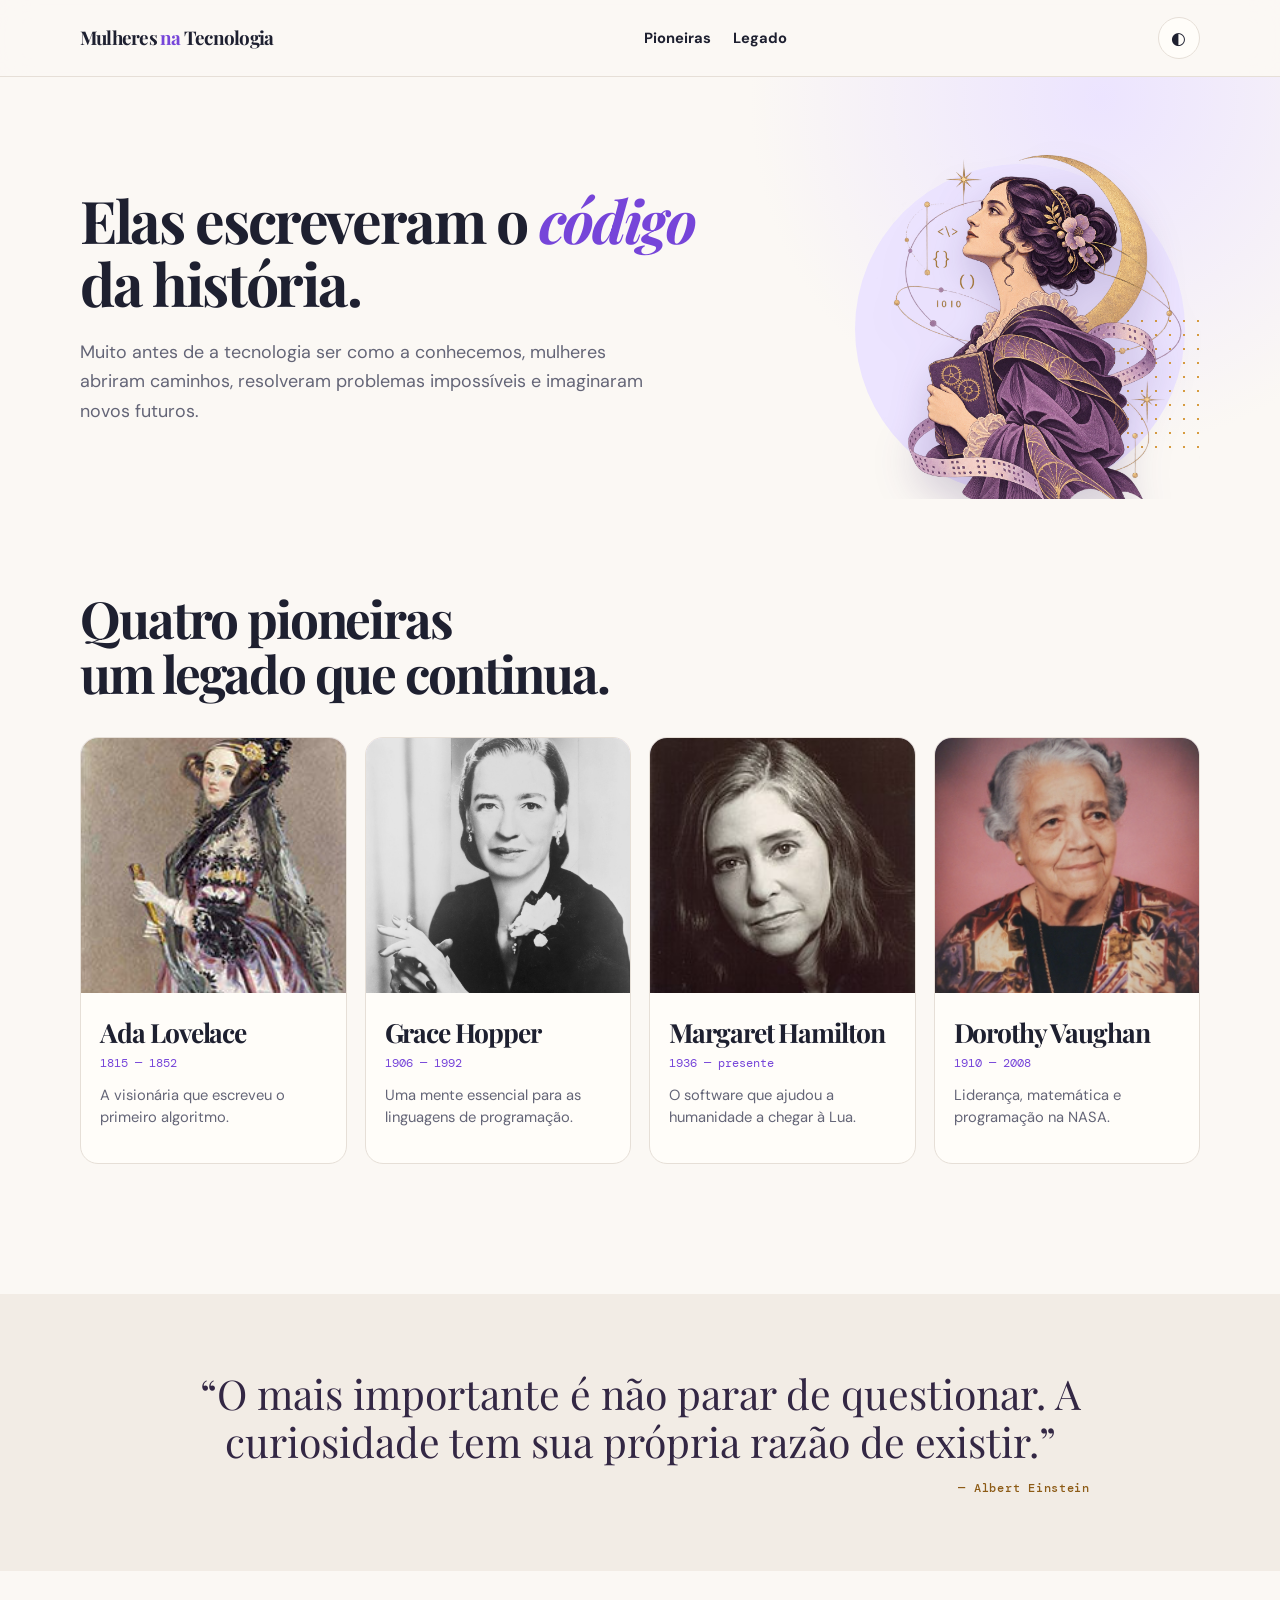
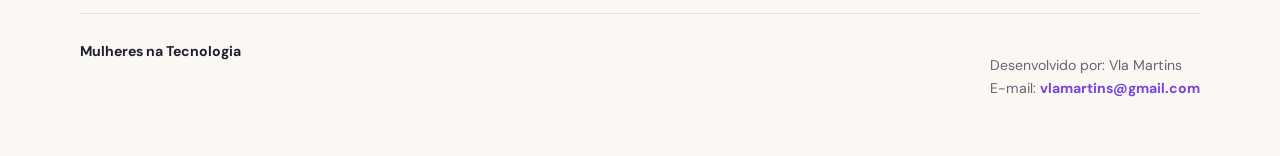
<file: index.html>
<!doctype html><html lang="pt-BR"><head><meta charset="UTF-8"><meta name="viewport" content="width=device-width,initial-scale=1.0"><meta name="description" content="Pioneiras que transformaram a história da tecnologia."><title>Mulheres na Tecnologia</title><link rel="stylesheet" href="style.css"></head><body><header class="site-header"><div class="container header-content"><a class="brand" href="index.html">mulheres<span>·</span>tecnologia</a><nav class="nav-links" aria-label="Navegação principal"><a href="#pioneiras">Pioneiras</a><a href="#legado">Legado</a></nav><button class="theme-toggle" aria-label="Alternar tema">◐</button></div></header><main><section class="hero"><div class="container hero-grid"><div><span class="eyebrow">histórias que moldaram o futuro</span><h1>Elas escreveram o <em>código</em> da história.</h1><p class="hero-text">Muito antes de a tecnologia ser como a conhecemos, mulheres abriram caminhos, resolveram problemas impossíveis e imaginaram novos futuros.</p></div><div class="hero-art" aria-hidden="true"><div class="hero-orbit"></div><img class="hero-logo" src="mulherlogo.jpg" alt=""><div class="hero-dots"></div></div></div></section><section class="intro" id="pioneiras"><div class="container"><div class="section-heading"><h2>Quatro pioneiras, um legado que continua.</h2><p>Conheça trajetórias que desafiaram expectativas e redefiniram as possibilidades da computação.</p></div><div class="women-grid"><article class="woman-card"><div class="portrait"><img src="foto-ada01.jpg" alt="Retrato de Ada Lovelace"></div><div class="card-content"><span class="card-year">1815 — 1852</span><h3>Ada Lovelace</h3><p>A visionária que escreveu o primeiro algoritmo.</p><a class="card-link" href="ada.html">Conhecer Ada →</a></div></article><article class="woman-card"><div class="portrait"><img src="grace.jpg" alt="Retrato de Grace Hopper"></div><div class="card-content"><span class="card-year">1906 — 1992</span><h3>Grace Hopper</h3><p>Uma mente essencial para as linguagens de programação.</p><a class="card-link" href="grace.html">Conhecer Grace →</a></div></article><article class="woman-card"><div class="portrait"><img src="margareth.jpg" alt="Retrato de Margaret Hamilton"></div><div class="card-content"><span class="card-year">1936 — presente</span><h3>Margaret Hamilton</h3><p>O software que ajudou a humanidade a chegar à Lua.</p><a class="card-link" href="margareth.html">Conhecer Margaret →</a></div></article><article class="woman-card"><div class="portrait"><img src="Dorothy-Vaughan.jpg" alt="Retrato de Dorothy Vaughan"></div><div class="card-content"><span class="card-year">1910 — 2008</span><h3>Dorothy Vaughan</h3><p>Liderança, matemática e programação na NASA.</p><a class="card-link" href="dorothy.html">Conhecer Dorothy →</a></div></article></div></div></section><section class="quote-band" id="legado"><div class="container"><blockquote>“O mais importante é não parar de questionar. A curiosidade tem sua própria razão de existir.”</blockquote><cite>— Uma homenagem à curiosidade que move a ciência</cite></div></section></main><footer class="site-footer"><div class="container footer-content"><strong>mulheres<span>·</span>tecnologia</strong><p>Uma celebração às mulheres que transformaram a tecnologia.</p></div></footer><button class="back-top" aria-label="Voltar ao topo">↑</button><script src="script.js"></script></body></html>
</file>
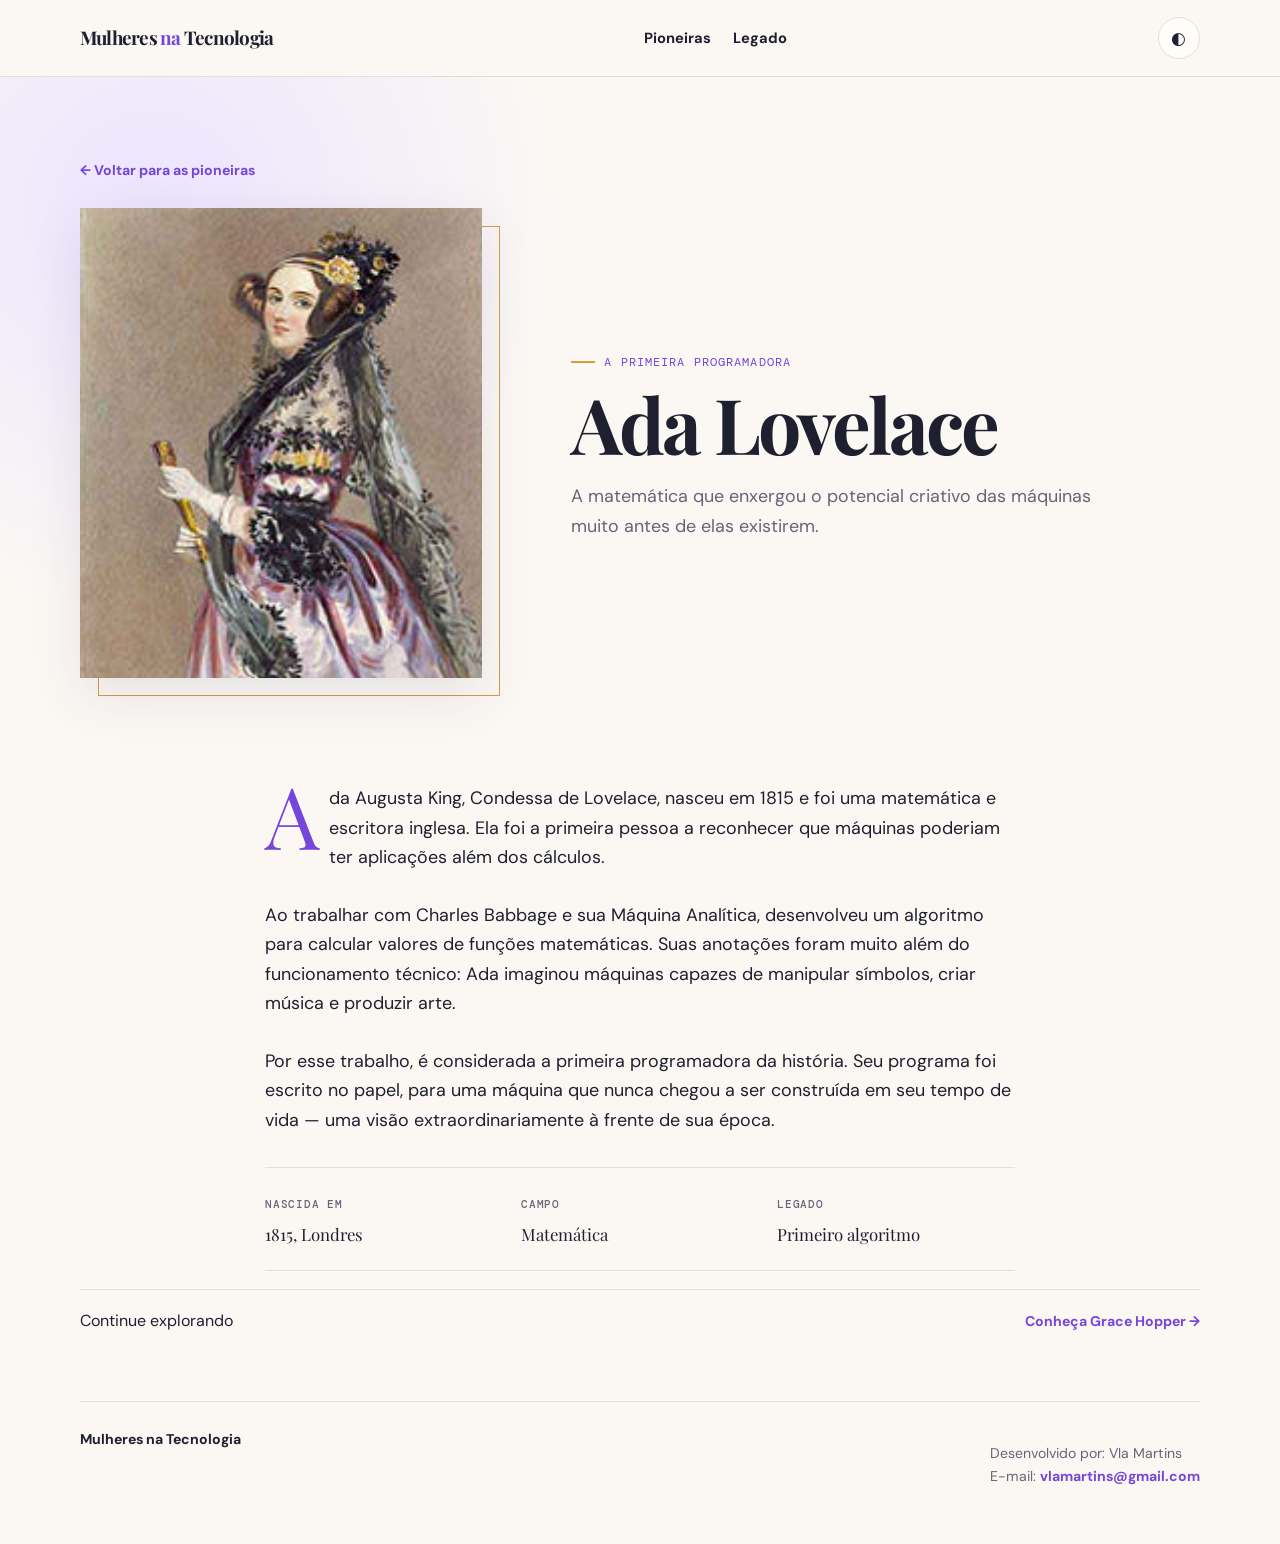
<file: ada.html>
<!doctype html><html lang="pt-BR"><head><meta charset="UTF-8"><meta name="viewport" content="width=device-width,initial-scale=1.0"><title>Ada Lovelace — Mulheres na Tecnologia</title><link rel="stylesheet" href="style.css"></head><body><header class="site-header"><div class="container header-content"><a class="brand" href="index.html">mulheres<span>·</span>tecnologia</a><nav class="nav-links"><a href="index.html#pioneiras">Pioneiras</a><a href="index.html#legado">Legado</a></nav><button class="theme-toggle" aria-label="Alternar tema">◐</button></div></header><main><section class="profile-hero"><div class="container"><a class="breadcrumb" href="index.html">← Voltar para as pioneiras</a><div class="profile-grid"><div class="profile-image"><img src="foto-ada01.jpg" alt="Retrato de Ada Lovelace"></div><div class="profile-title"><span class="eyebrow">A primeira programadora</span><h1>Ada Lovelace</h1><p>A matemática que enxergou o potencial criativo das máquinas muito antes de elas existirem.</p></div></div></div></section><section class="profile-content"><article class="reading"><p>Ada Augusta King, Condessa de Lovelace, nasceu em 1815 e foi uma matemática e escritora inglesa. Ela foi a primeira pessoa a reconhecer que máquinas poderiam ter aplicações além dos cálculos.</p><p>Ao trabalhar com Charles Babbage e sua Máquina Analítica, desenvolveu um algoritmo para calcular valores de funções matemáticas. Suas anotações foram muito além do funcionamento técnico: Ada imaginou máquinas capazes de manipular símbolos, criar música e produzir arte.</p><p>Por esse trabalho, é considerada a primeira programadora da história. Seu programa foi escrito no papel, para uma máquina que nunca chegou a ser construída em seu tempo de vida — uma visão extraordinariamente à frente de sua época.</p></article><div class="profile-facts"><div><span class="fact-label">Nascida em</span><span class="fact-value">1815, Londres</span></div><div><span class="fact-label">Campo</span><span class="fact-value">Matemática</span></div><div><span class="fact-label">Legado</span><span class="fact-value">Primeiro algoritmo</span></div></div><div class="container explore-next"><span>Continue explorando</span><a href="grace.html">Conheça Grace Hopper →</a></div></section></main><footer class="site-footer"><div class="container footer-content"><strong>mulheres<span>·</span>tecnologia</strong><p>Uma celebração às mulheres que transformaram a tecnologia.</p></div></footer><button class="back-top" aria-label="Voltar ao topo">↑</button><script src="script.js"></script></body></html>
</file>
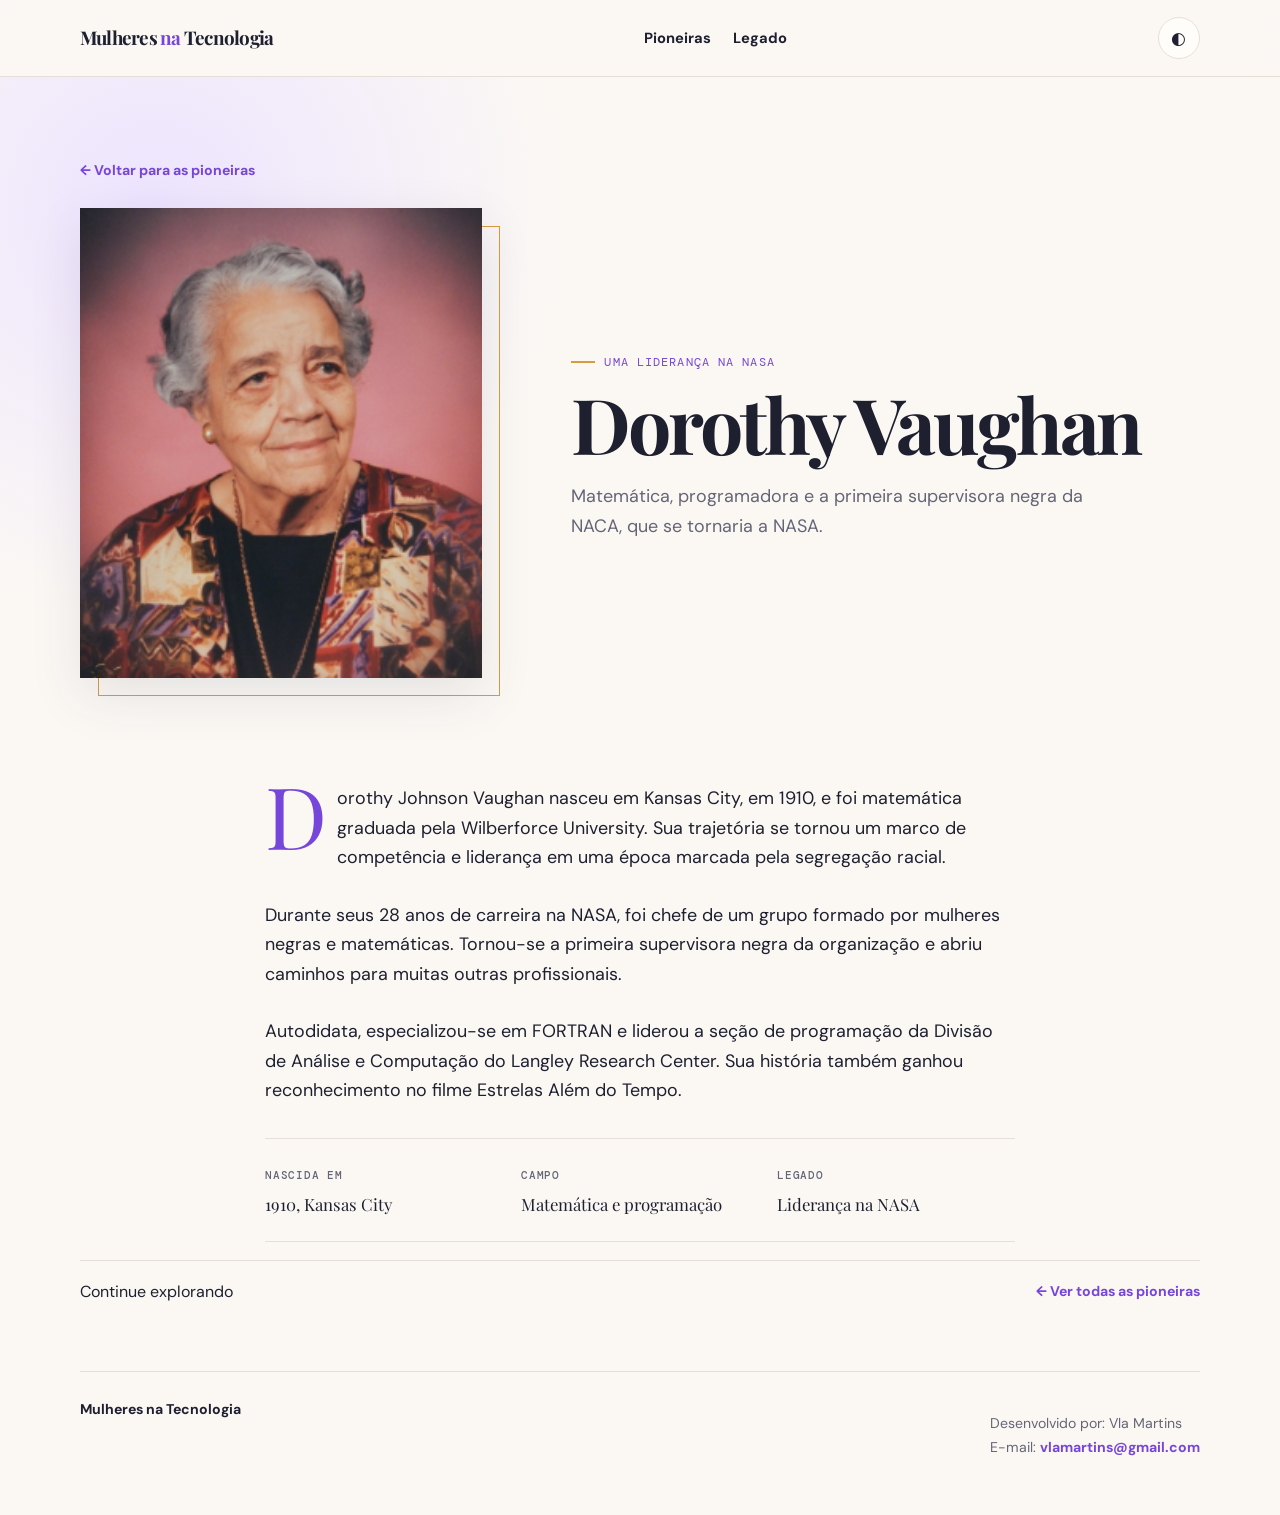
<file: dorothy.html>
<!doctype html><html lang="pt-BR"><head><meta charset="UTF-8"><meta name="viewport" content="width=device-width,initial-scale=1.0"><title>Dorothy Vaughan — Mulheres na Tecnologia</title><link rel="stylesheet" href="style.css"></head><body><header class="site-header"><div class="container header-content"><a class="brand" href="index.html">mulheres<span>·</span>tecnologia</a><nav class="nav-links"><a href="index.html#pioneiras">Pioneiras</a><a href="index.html#legado">Legado</a></nav><button class="theme-toggle" aria-label="Alternar tema">◐</button></div></header><main><section class="profile-hero"><div class="container"><a class="breadcrumb" href="index.html">← Voltar para as pioneiras</a><div class="profile-grid"><div class="profile-image"><img src="Dorothy-Vaughan.jpg" alt="Retrato de Dorothy Vaughan"></div><div class="profile-title"><span class="eyebrow">Uma liderança na NASA</span><h1>Dorothy Vaughan</h1><p>Matemática, programadora e a primeira supervisora negra da NACA, que se tornaria a NASA.</p></div></div></div></section><section class="profile-content"><article class="reading"><p>Dorothy Johnson Vaughan nasceu em Kansas City, em 1910, e foi matemática graduada pela Wilberforce University. Sua trajetória se tornou um marco de competência e liderança em uma época marcada pela segregação racial.</p><p>Durante seus 28 anos de carreira na NASA, foi chefe de um grupo formado por mulheres negras e matemáticas. Tornou-se a primeira supervisora negra da organização e abriu caminhos para muitas outras profissionais.</p><p>Autodidata, especializou-se em FORTRAN e liderou a seção de programação da Divisão de Análise e Computação do Langley Research Center. Sua história também ganhou reconhecimento no filme Estrelas Além do Tempo.</p></article><div class="profile-facts"><div><span class="fact-label">Nascida em</span><span class="fact-value">1910, Kansas City</span></div><div><span class="fact-label">Campo</span><span class="fact-value">Matemática e programação</span></div><div><span class="fact-label">Legado</span><span class="fact-value">Liderança na NASA</span></div></div><div class="container explore-next"><span>Continue explorando</span><a href="index.html">← Ver todas as pioneiras</a></div></section></main><footer class="site-footer"><div class="container footer-content"><strong>mulheres<span>·</span>tecnologia</strong><p>Uma celebração às mulheres que transformaram a tecnologia.</p></div></footer><button class="back-top" aria-label="Voltar ao topo">↑</button><script src="script.js"></script></body></html>
</file>
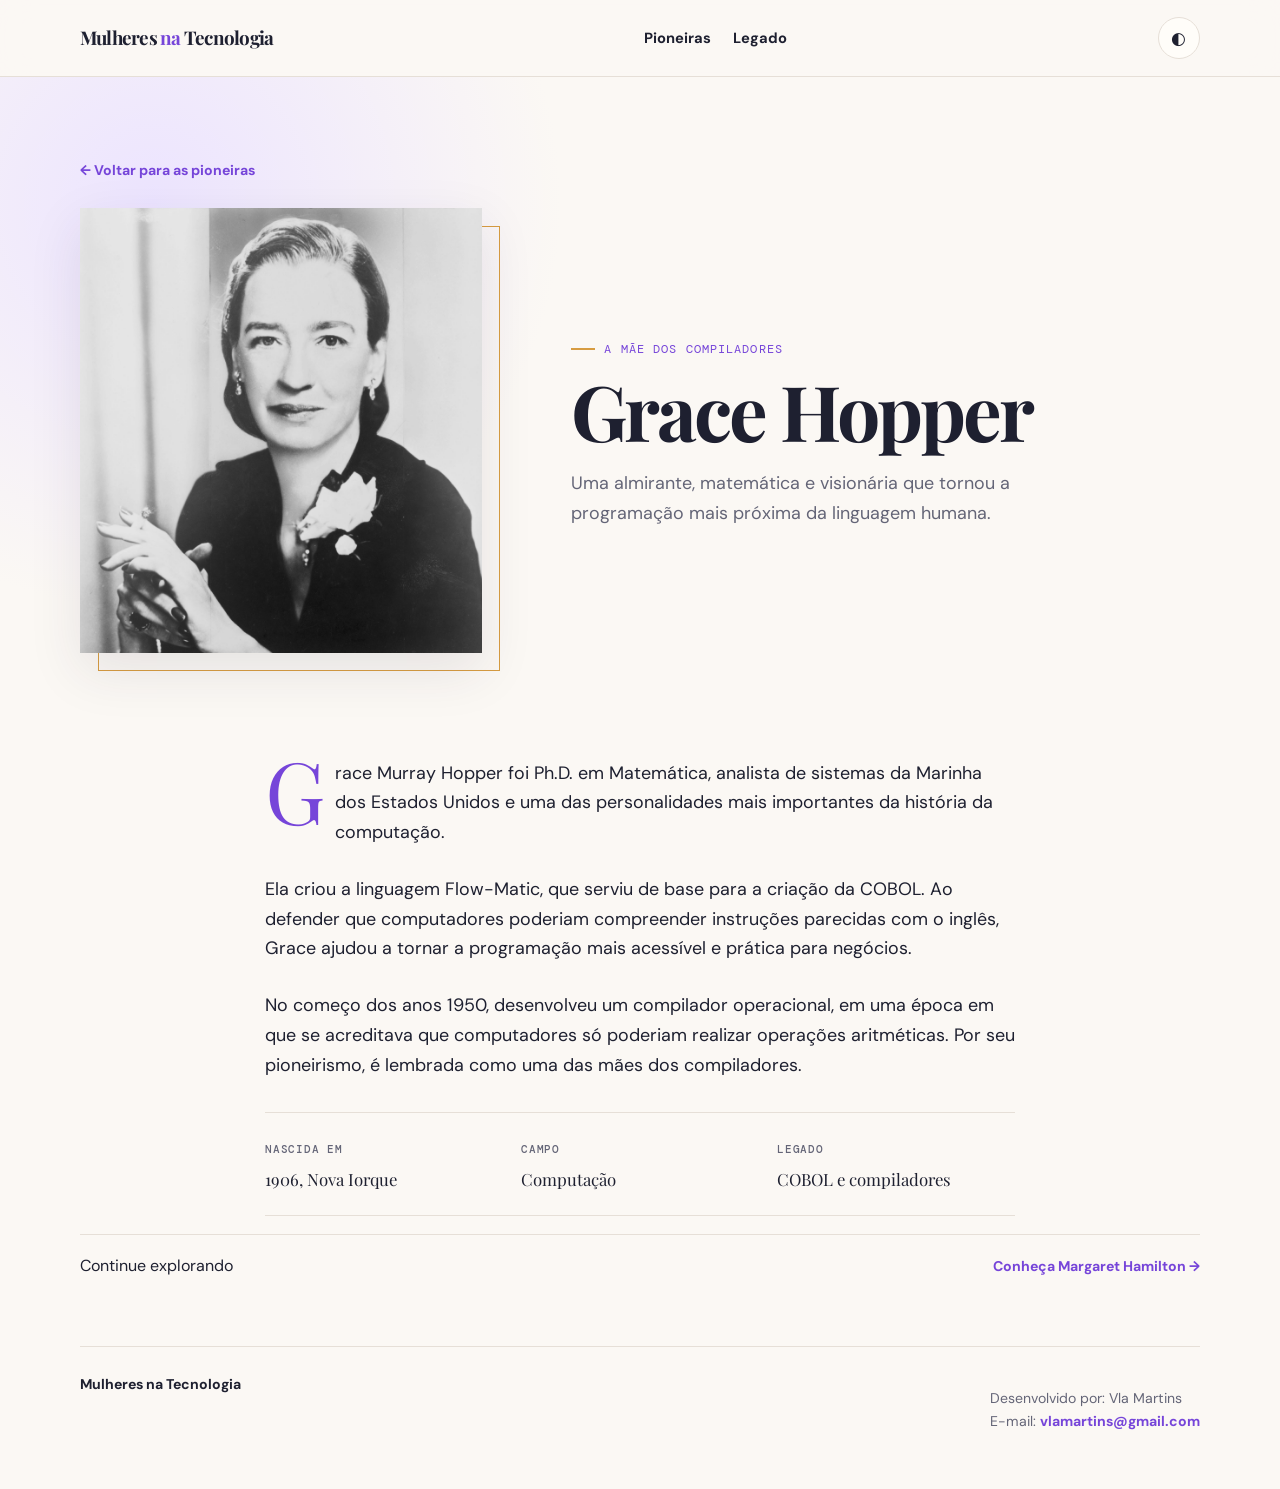
<file: grace.html>
<!doctype html><html lang="pt-BR"><head><meta charset="UTF-8"><meta name="viewport" content="width=device-width,initial-scale=1.0"><title>Grace Hopper — Mulheres na Tecnologia</title><link rel="stylesheet" href="style.css"></head><body><header class="site-header"><div class="container header-content"><a class="brand" href="index.html">mulheres<span>·</span>tecnologia</a><nav class="nav-links"><a href="index.html#pioneiras">Pioneiras</a><a href="index.html#legado">Legado</a></nav><button class="theme-toggle" aria-label="Alternar tema">◐</button></div></header><main><section class="profile-hero"><div class="container"><a class="breadcrumb" href="index.html">← Voltar para as pioneiras</a><div class="profile-grid"><div class="profile-image"><img src="grace.jpg" alt="Retrato de Grace Hopper"></div><div class="profile-title"><span class="eyebrow">A mãe dos compiladores</span><h1>Grace Hopper</h1><p>Uma almirante, matemática e visionária que tornou a programação mais próxima da linguagem humana.</p></div></div></div></section><section class="profile-content"><article class="reading"><p>Grace Murray Hopper foi Ph.D. em Matemática, analista de sistemas da Marinha dos Estados Unidos e uma das personalidades mais importantes da história da computação.</p><p>Ela criou a linguagem Flow-Matic, que serviu de base para a criação da COBOL. Ao defender que computadores poderiam compreender instruções parecidas com o inglês, Grace ajudou a tornar a programação mais acessível e prática para negócios.</p><p>No começo dos anos 1950, desenvolveu um compilador operacional, em uma época em que se acreditava que computadores só poderiam realizar operações aritméticas. Por seu pioneirismo, é lembrada como uma das mães dos compiladores.</p></article><div class="profile-facts"><div><span class="fact-label">Nascida em</span><span class="fact-value">1906, Nova Iorque</span></div><div><span class="fact-label">Campo</span><span class="fact-value">Computação</span></div><div><span class="fact-label">Legado</span><span class="fact-value">COBOL e compiladores</span></div></div><div class="container explore-next"><span>Continue explorando</span><a href="margareth.html">Conheça Margaret Hamilton →</a></div></section></main><footer class="site-footer"><div class="container footer-content"><strong>mulheres<span>·</span>tecnologia</strong><p>Uma celebração às mulheres que transformaram a tecnologia.</p></div></footer><button class="back-top" aria-label="Voltar ao topo">↑</button><script src="script.js"></script></body></html>
</file>
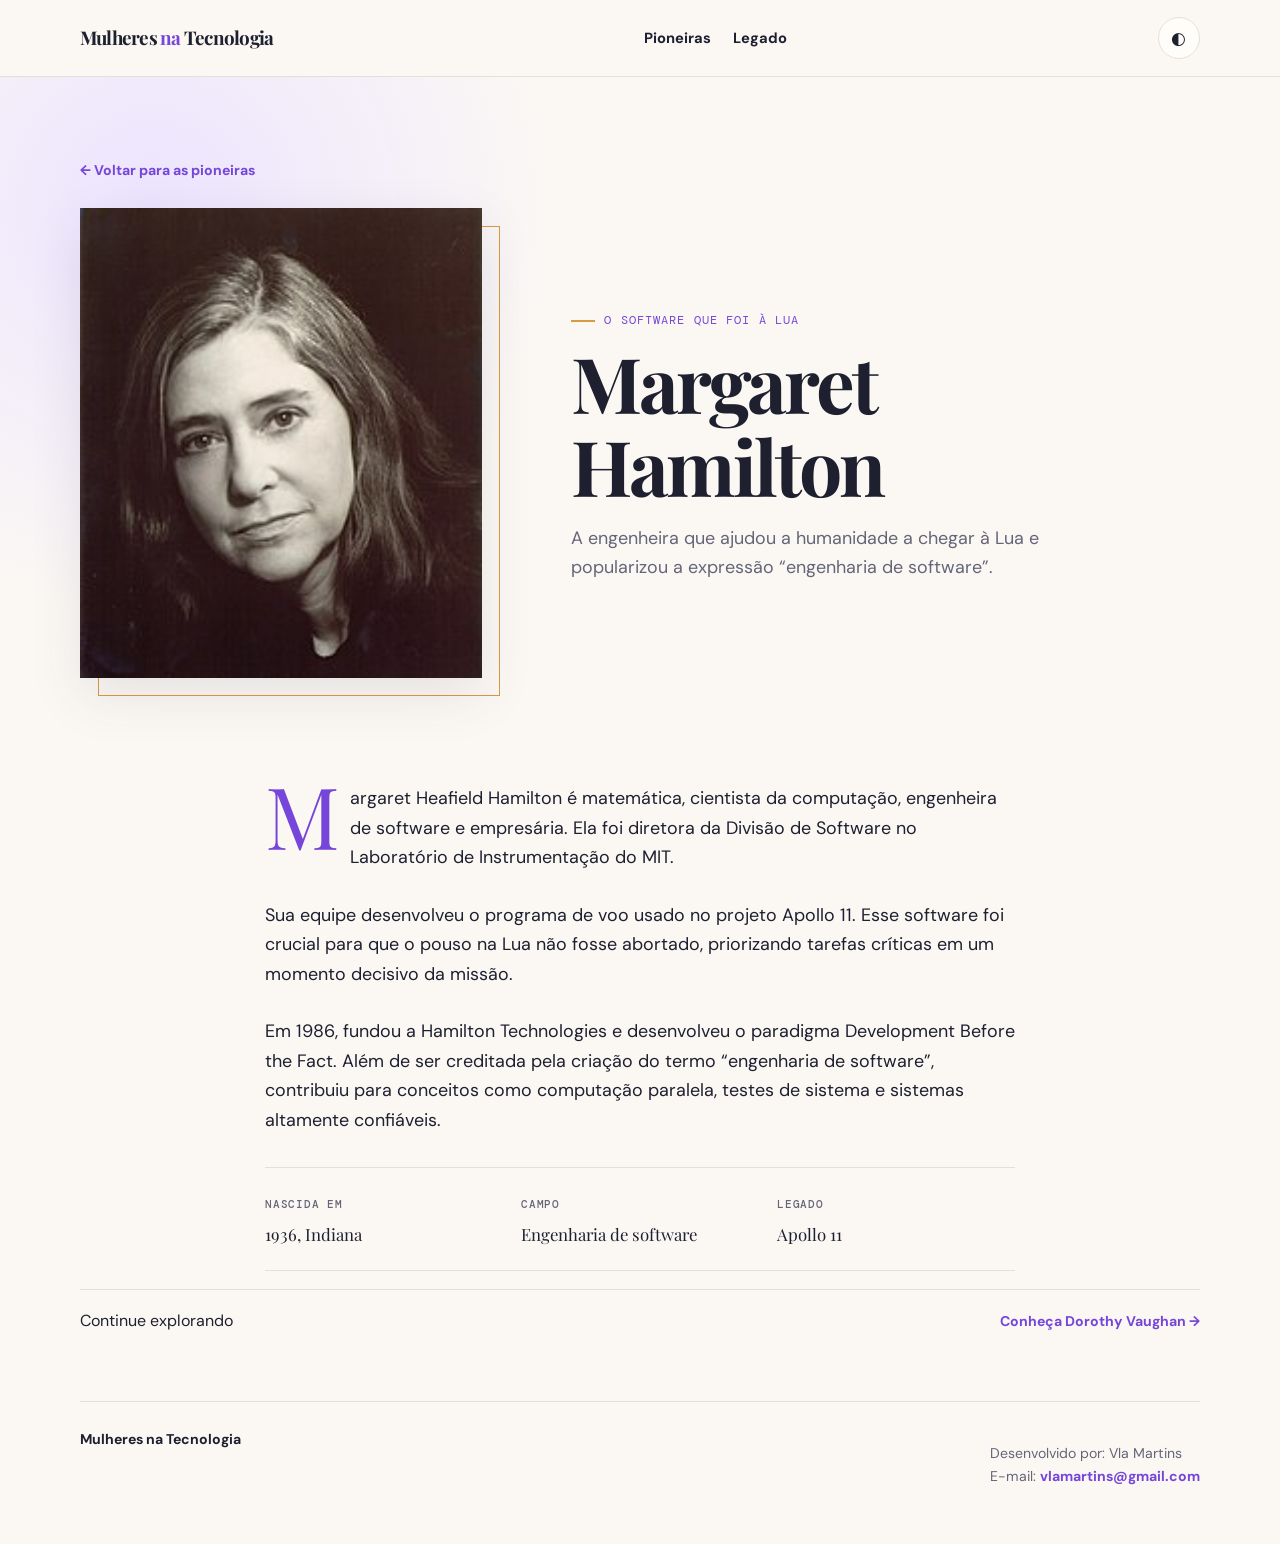
<file: margareth.html>
<!doctype html><html lang="pt-BR"><head><meta charset="UTF-8"><meta name="viewport" content="width=device-width,initial-scale=1.0"><title>Margaret Hamilton — Mulheres na Tecnologia</title><link rel="stylesheet" href="style.css"></head><body><header class="site-header"><div class="container header-content"><a class="brand" href="index.html">mulheres<span>·</span>tecnologia</a><nav class="nav-links"><a href="index.html#pioneiras">Pioneiras</a><a href="index.html#legado">Legado</a></nav><button class="theme-toggle" aria-label="Alternar tema">◐</button></div></header><main><section class="profile-hero"><div class="container"><a class="breadcrumb" href="index.html">← Voltar para as pioneiras</a><div class="profile-grid"><div class="profile-image"><img src="margareth.jpg" alt="Retrato de Margaret Hamilton"></div><div class="profile-title"><span class="eyebrow">O software que foi à Lua</span><h1>Margaret Hamilton</h1><p>A engenheira que ajudou a humanidade a chegar à Lua e popularizou a expressão “engenharia de software”.</p></div></div></div></section><section class="profile-content"><article class="reading"><p>Margaret Heafield Hamilton é matemática, cientista da computação, engenheira de software e empresária. Ela foi diretora da Divisão de Software no Laboratório de Instrumentação do MIT.</p><p>Sua equipe desenvolveu o programa de voo usado no projeto Apollo 11. Esse software foi crucial para que o pouso na Lua não fosse abortado, priorizando tarefas críticas em um momento decisivo da missão.</p><p>Em 1986, fundou a Hamilton Technologies e desenvolveu o paradigma Development Before the Fact. Além de ser creditada pela criação do termo “engenharia de software”, contribuiu para conceitos como computação paralela, testes de sistema e sistemas altamente confiáveis.</p></article><div class="profile-facts"><div><span class="fact-label">Nascida em</span><span class="fact-value">1936, Indiana</span></div><div><span class="fact-label">Campo</span><span class="fact-value">Engenharia de software</span></div><div><span class="fact-label">Legado</span><span class="fact-value">Apollo 11</span></div></div><div class="container explore-next"><span>Continue explorando</span><a href="dorothy.html">Conheça Dorothy Vaughan →</a></div></section></main><footer class="site-footer"><div class="container footer-content"><strong>mulheres<span>·</span>tecnologia</strong><p>Uma celebração às mulheres que transformaram a tecnologia.</p></div></footer><button class="back-top" aria-label="Voltar ao topo">↑</button><script src="script.js"></script></body></html>
</file>
<file: style.css>
@import url('https://fonts.googleapis.com/css2?family=DM+Mono:wght@400;500&family=DM+Sans:wght@400;500;700&family=Playfair+Display:ital,wght@0,600;0,700;1,600&display=swap');

:root{--bg:#fbf8f4;--surface:#fffdf9;--ink:#1e2030;--muted:#646577;--line:#e6dfd7;--accent:#7645d9;--soft:#ece4ff;--gold:#d79c41;--shadow:0 18px 50px rgba(47,38,66,.1)}
[data-theme="dark"]{--bg:#171720;--surface:#22222e;--ink:#f5f1ed;--muted:#b9b6c3;--line:#393947;--accent:#b99aff;--soft:#30284b;--gold:#f3bf6a;--shadow:0 18px 50px rgba(0,0,0,.25)}
*{box-sizing:border-box}html{scroll-behavior:smooth}body{margin:0;background:var(--bg);color:var(--ink);font-family:"DM Sans",sans-serif;line-height:1.65;transition:.25s}a{color:inherit;text-decoration:none}.container{width:min(1120px,calc(100% - 40px));margin:auto}
.site-header{position:sticky;top:0;z-index:20;background:color-mix(in srgb,var(--bg) 88%,transparent);backdrop-filter:blur(16px);border-bottom:1px solid var(--line)}.header-content{min-height:76px;display:flex;align-items:center;justify-content:space-between;gap:26px}.brand,h1,h2,h3{font-family:"Playfair Display",serif;letter-spacing:-.04em}.brand{font-size:1.18rem;font-weight:700}.brand span{color:var(--accent)}.nav-links{display:flex;gap:22px;font-size:.92rem;font-weight:700}.nav-links a:hover{color:var(--accent)}.theme-toggle{border:1px solid var(--line);background:var(--surface);color:var(--ink);border-radius:50%;width:42px;height:42px;font-size:1.05rem;cursor:pointer}
.hero{overflow:hidden;padding:96px 0 74px;background:radial-gradient(circle at 86% 5%,var(--soft),transparent 30%)}.hero-grid{display:grid;grid-template-columns:1.2fr .8fr;align-items:center;gap:60px}.eyebrow{display:inline-flex;align-items:center;gap:9px;color:var(--accent);font-family:"DM Mono",monospace;font-size:.77rem;letter-spacing:.09em;text-transform:uppercase}.eyebrow:before{content:"";width:24px;border-top:2px solid var(--gold)}h1,h2,h3{line-height:1.08;margin:0}h1{font-size:clamp(3.2rem,7vw,6.15rem);max-width:800px;margin:16px 0 23px}h1 em{color:var(--accent)}.hero-text{max-width:570px;font-size:1.12rem;color:var(--muted);margin:0}.hero-art{position:relative;min-height:360px}.hero-orbit{position:absolute;width:330px;height:330px;border-radius:50%;background:var(--soft);right:15px;top:15px}.hero-logo{position:absolute;z-index:1;width:265px;right:35px;top:42px;filter:drop-shadow(0 18px 18px rgba(59,36,104,.2));mix-blend-mode:multiply}[data-theme="dark"] .hero-logo{mix-blend-mode:normal}.hero-dots{position:absolute;right:0;bottom:0;width:135px;height:135px;background-image:radial-gradient(var(--gold) 1.5px,transparent 1.5px);background-size:14px 14px}
.intro{padding:92px 0 34px}.section-heading{display:flex;justify-content:space-between;align-items:end;gap:25px;margin-bottom:35px}.section-heading h2{font-size:clamp(2.15rem,4vw,3.65rem);max-width:680px}.section-heading p{max-width:330px;color:var(--muted);margin:0}.women-grid{display:grid;grid-template-columns:repeat(4,1fr);gap:18px;padding-bottom:96px}.woman-card{background:var(--surface);border:1px solid var(--line);border-radius:18px;overflow:hidden;transition:.25s}.woman-card:hover{transform:translateY(-8px);box-shadow:var(--shadow)}.portrait{height:255px;overflow:hidden;background:var(--soft)}.portrait img{width:100%;height:100%;object-fit:cover;filter:grayscale(14%);transition:.4s}.woman-card:hover img{transform:scale(1.06)}.card-content{padding:19px}.card-year{font-family:"DM Mono",monospace;color:var(--accent);font-size:.75rem}.card-content h3{font-size:1.65rem;margin:6px 0 8px}.card-content p{color:var(--muted);font-size:.92rem;line-height:1.45;margin:0 0 16px}.card-link,.explore-next a{font-weight:700;font-size:.88rem;color:var(--accent)}
/* Faixa de citação mantém contraste alto em qualquer tema. */
.quote-band{background:#21172d;color:#fff9f2;padding:75px 0}.quote-band blockquote{font-family:"Playfair Display",serif;font-size:clamp(2rem,4.2vw,3.6rem);line-height:1.18;max-width:900px;margin:0}.quote-band cite{display:block;margin-top:22px;font:500 .78rem "DM Mono",monospace;color:#f1c66f;font-style:normal;text-transform:uppercase;letter-spacing:.08em}
.site-footer{padding:42px 0;color:var(--muted);font-size:.88rem}.footer-content{display:flex;justify-content:space-between;gap:20px;border-top:1px solid var(--line);padding-top:26px}.footer-content strong{color:var(--ink)}.back-top{position:fixed;right:24px;bottom:24px;width:48px;height:48px;border:0;border-radius:50%;background:var(--accent);color:white;box-shadow:0 12px 25px rgba(93,57,178,.35);cursor:pointer;font-size:1.2rem;opacity:0;transform:translateY(16px);pointer-events:none;transition:.25s}.back-top.visible{opacity:1;transform:translateY(0);pointer-events:auto}
.profile-hero{padding:80px 0 58px;background:radial-gradient(circle at 12% 20%,var(--soft),transparent 33%)}.breadcrumb{font-size:.88rem;font-weight:700;color:var(--accent);display:inline-block;margin-bottom:26px}.profile-grid{display:grid;grid-template-columns:.78fr 1.22fr;gap:clamp(35px,7vw,90px);align-items:center}.profile-image{position:relative}.profile-image:after{content:"";position:absolute;inset:18px -18px -18px 18px;border:1px solid var(--gold);z-index:0}.profile-image img{position:relative;z-index:1;display:block;width:100%;max-height:470px;object-fit:cover;box-shadow:var(--shadow)}.profile-title h1{font-size:clamp(3rem,6vw,5.6rem);margin:10px 0 17px}.profile-title p{font-size:1.12rem;color:var(--muted);max-width:540px;margin:0}.profile-content{padding:78px 0}.reading{max-width:750px;margin:auto;font-size:1.12rem}.reading p{margin:0 0 1.55em}.reading p:first-child:first-letter{font-family:"Playfair Display",serif;float:left;color:var(--accent);font-size:4.8em;line-height:.73;padding:0 .12em 0 0}.profile-facts{margin:52px auto 0;max-width:750px;border-top:1px solid var(--line);border-bottom:1px solid var(--line);padding:22px 0;display:grid;grid-template-columns:repeat(3,1fr);gap:18px}.fact-label{font:500 .7rem "DM Mono",monospace;text-transform:uppercase;color:var(--muted);letter-spacing:.07em}.fact-value{display:block;font-family:"Playfair Display",serif;font-size:1.05rem;margin-top:4px}.explore-next{margin-top:66px;padding-top:28px;border-top:1px solid var(--line);display:flex;justify-content:space-between;align-items:center}
@media(max-width:800px){.hero{padding:70px 0 55px}.hero-grid,.profile-grid{grid-template-columns:1fr;gap:40px}.hero-art{min-height:275px;order:-1}.hero-orbit{width:250px;height:250px;right:calc(50% - 125px);top:0}.hero-logo{width:210px;right:calc(50% - 105px);top:25px}.women-grid{grid-template-columns:repeat(2,1fr)}.section-heading{display:block}.section-heading p{margin-top:18px}.profile-image{max-width:370px;margin:auto}.profile-title{text-align:center}.profile-content{padding:58px 0}}@media(max-width:540px){.container{width:min(100% - 30px,1120px)}.header-content{min-height:68px}.nav-links{display:none}.hero{padding-top:52px}h1{font-size:3.25rem}.women-grid{grid-template-columns:1fr;gap:15px}.portrait{height:290px}.profile-facts{grid-template-columns:1fr}.footer-content{display:block}.footer-content p{margin:7px 0}.back-top{right:16px;bottom:16px}}
</file>
